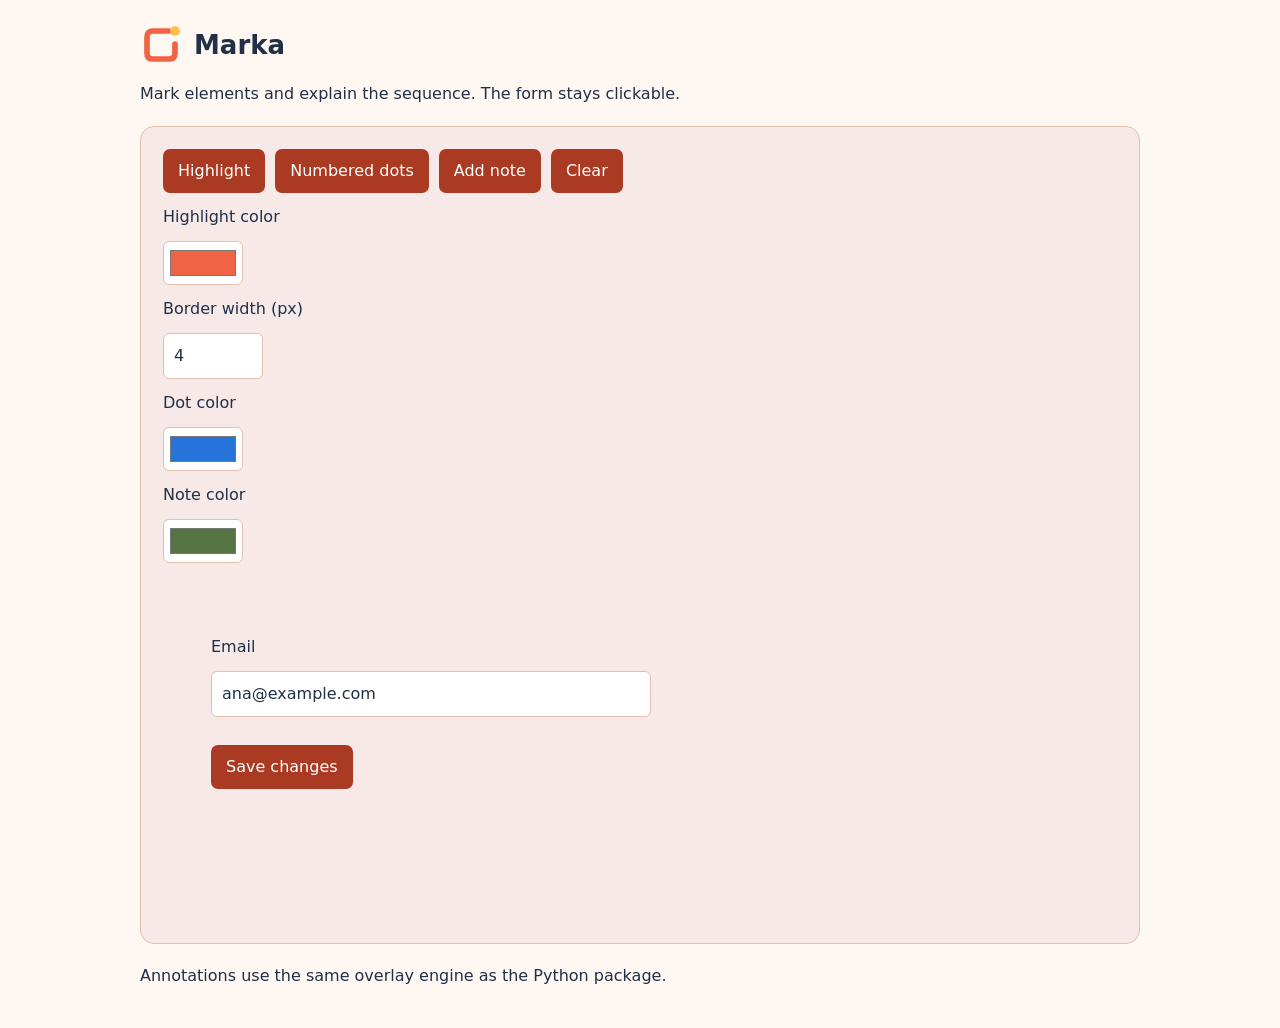
<file: docs/assets/demo/index.html>
<!doctype html><html lang="en"><meta charset="utf-8"><meta name="viewport" content="width=device-width, initial-scale=1"><title>Marka — live example</title><link rel="stylesheet" href="demo.css"><main><header><img src="../logo.svg" alt=""><h1>Marka</h1></header><p id="intro"></p><section class="panel"><div class="controls"><button id="highlight" type="button"></button><button id="dots" type="button"></button><button id="note" type="button"></button><button id="clear" type="button"></button></div><label id="color-label" for="color"></label><input id="color" type="color" value="#F06445"><label id="width-label" for="width"></label><input id="width" type="number" min="1" max="12" value="4"><label id="dot-color-label" for="dot-color"></label><input id="dot-color" type="color" value="#2673D9"><label id="note-color-label" for="note-color"></label><input id="note-color" type="color" value="#567344"><div class="sample-form"><label id="profile-label" for="email"></label><input id="email" value="ana@example.com"><button id="save" type="button"></button><p id="notice" role="status"></p></div></section><p id="help"></p><script src="overlay.js"></script><script src="demo.js"></script><script src="demo-theme.js"></script></main></html>
</file>
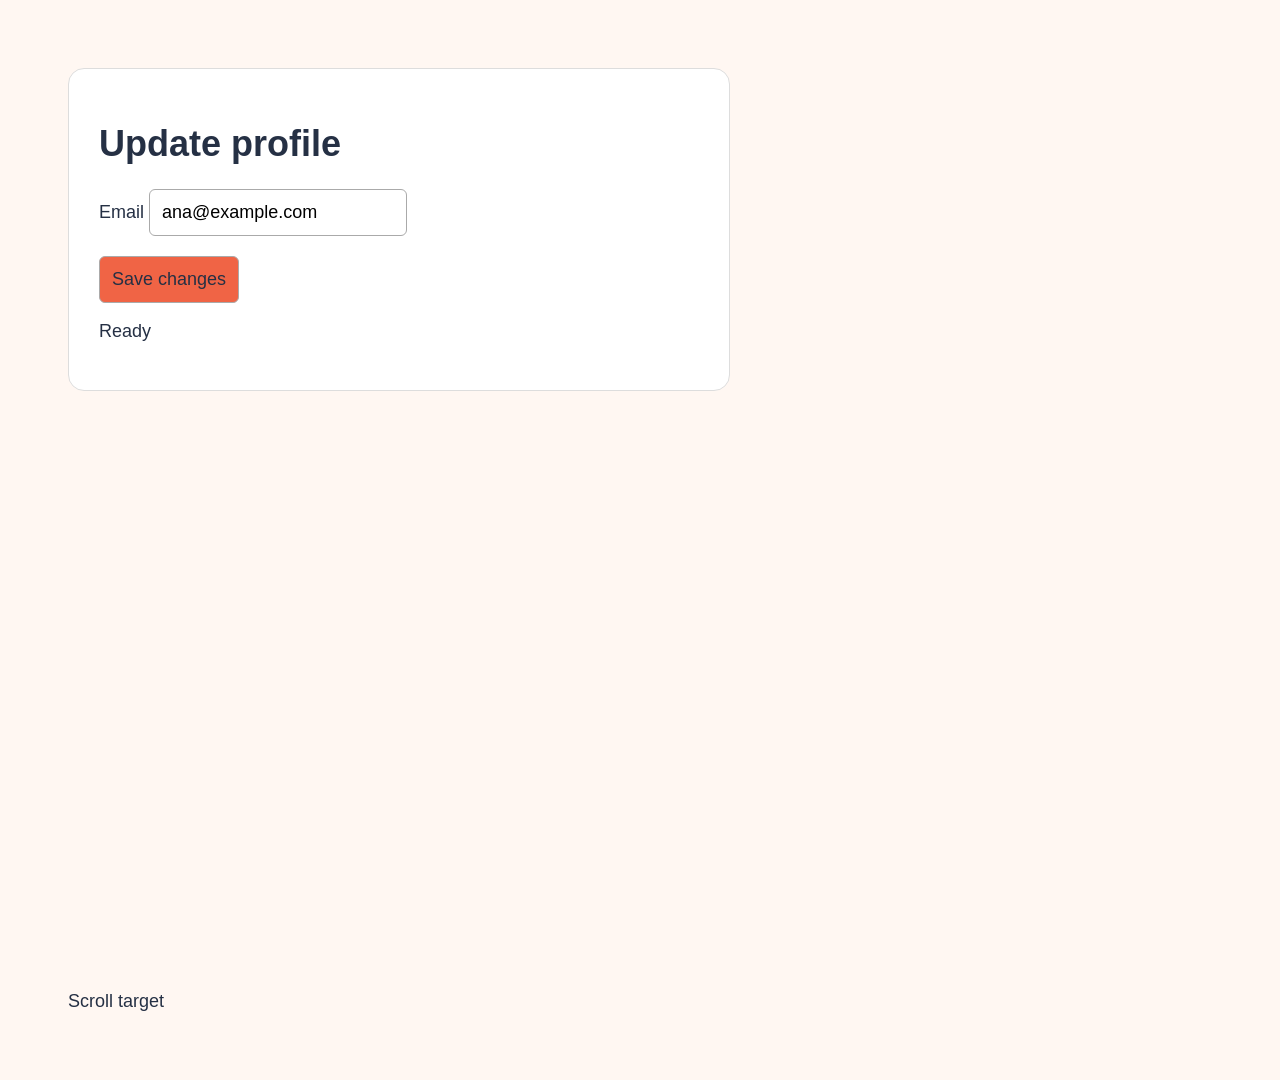
<file: examples/page.html>
<!doctype html><html lang="en"><meta charset="utf-8"><title>Profile editor</title><style>body{font:18px Arial;background:#fff7f2;color:#253044;padding:60px}main{max-width:600px;padding:30px;background:white;border:1px solid #ddd;border-radius:16px}label{display:block;margin:20px 0}input,button{font:inherit;padding:12px;border-radius:6px;border:1px solid #aaa}button{background:#F06445;color:#253044}section{margin-top:600px}</style><main><h1>Update profile</h1><label>Email <input id="email" value="ana@example.com"></label><button id="save" onclick="document.querySelector('#result').textContent='Saved'">Save changes</button><p id="result">Ready</p></main><section id="lower">Scroll target</section></html>
</file>
<file: docs/assets/demo/demo.css>
* { box-sizing: border-box; }
:root { --demo-bg: #fff7f2; --demo-fg: #203047; --demo-surface: #fff; --demo-border: #e3bfae; --demo-primary: #aa3a22; --demo-accent: #aa3a22; --demo-code: #f8e9df; }
:root[data-theme="dark"] { --demo-bg: #101827; --demo-fg: #edf3ff; --demo-surface: #182337; --demo-border: #35445d; --demo-accent: #FFBF47; --demo-code: #1c2940; color-scheme: dark; }
body { font: 16px/1.5 system-ui,sans-serif; background: var(--demo-bg); color: var(--demo-fg); margin: 0; padding: 24px; }
header { display: flex; gap: 12px; align-items: center; flex-wrap: wrap; }
header img { width: 42px; height: 42px; } h1 { margin: 0; font-size: 26px; } h2 { font-size: 19px; }
main { max-width: 1000px; margin: auto; }
.panel { margin: 20px 0; padding: 22px; border: 1px solid var(--demo-border); border-radius: 14px; background: color-mix(in srgb, var(--demo-primary) 11%, var(--demo-surface)); }
.controls { display: flex; gap: 10px; flex-wrap: wrap; }
button,input,textarea { font: inherit; }
button { background: var(--demo-primary); color: white; border: 0; border-radius: 7px; padding: 10px 15px; cursor: pointer; }
button:hover { filter: brightness(1.15); }
button:focus-visible,input:focus-visible,textarea:focus-visible { outline: 3px solid var(--demo-accent); outline-offset: 3px; }
label { display: block; margin: 12px 0; }
input,textarea { padding: 10px; border: 1px solid var(--demo-border); border-radius: 6px; max-width: 100%; width: 100%; background: var(--demo-surface); color: var(--demo-fg); }
textarea { height: 160px; font: 14px/1.5 monospace; }
pre { white-space: pre-wrap; overflow-wrap: anywhere; background: var(--demo-code); padding: 16px; border-radius: 8px; }
.columns { display: grid; grid-template-columns: 1fr 1fr; gap: 20px; }
.error { color: #c92e46; } #notice { min-height: 28px; }
.sample-form { margin: 32px 0 0; padding: 28px 48px 60px; min-height: 260px; }
input[type=color] { width: 80px; height: 44px; padding: 4px; } input[type=number] { width: 100px; }
.sample-form #email { max-width: 440px; } .sample-form #save { display: block; margin: 28px 0; }
@media(max-width:600px) { body { padding: 12px; } .columns { grid-template-columns: 1fr; } .panel { padding: 16px; } .sample-form { padding: 24px 26px 70px; } }
</file>
